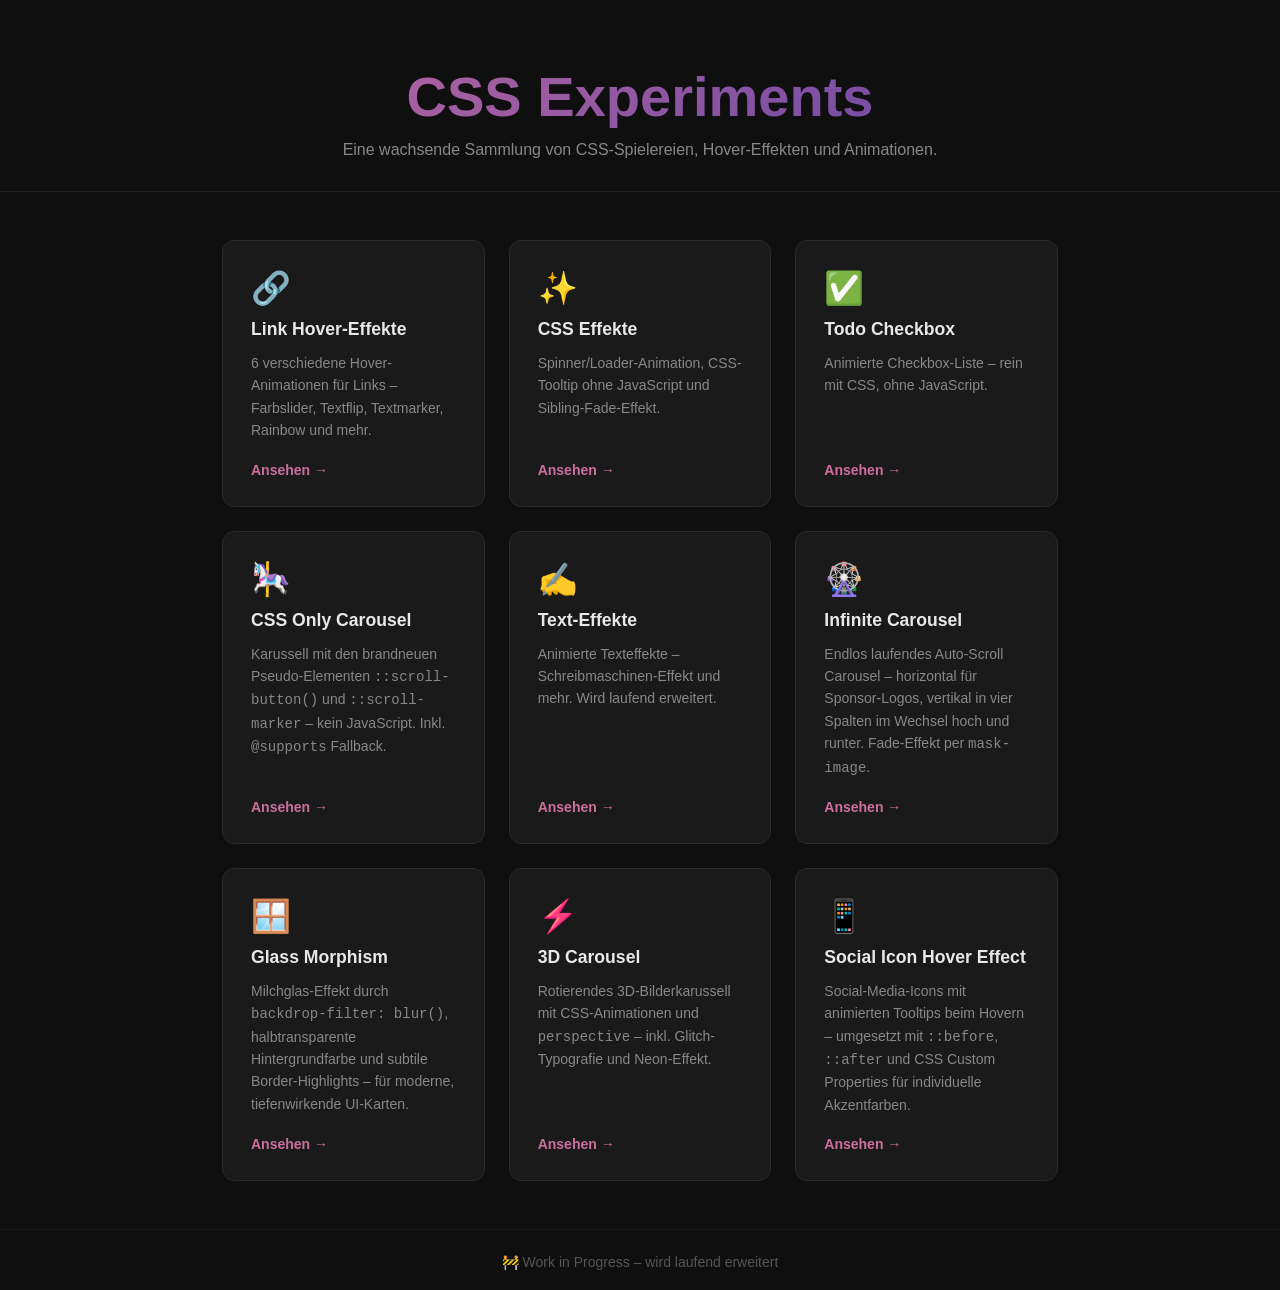
<file: index.html>
<!DOCTYPE html>
<html lang="de">
<head>
    <meta charset="UTF-8">
    <meta name="viewport" content="width=device-width, initial-scale=1.0">
    <title>CSS Experiments</title>
    <link rel="stylesheet" href="index.css">
</head>
<body>

    <header>
        <h1>CSS Experiments</h1>
        <p>Eine wachsende Sammlung von CSS-Spielereien, Hover-Effekten und Animationen.</p>
    </header>

    <main>
        <ul class="card-grid">

            <li class="card">
                <div class="card-icon">🔗</div>
                <h2>Link Hover-Effekte</h2>
                <p>6 verschiedene Hover-Animationen für Links – Farbslider, Textflip, Textmarker, Rainbow und mehr.</p>
                <a href="link-effects/index.html" class="card-link">Ansehen →</a>
            </li>

            <li class="card">
                <div class="card-icon">✨</div>
                <h2>CSS Effekte</h2>
                <p>Spinner/Loader-Animation, CSS-Tooltip ohne JavaScript und Sibling-Fade-Effekt.</p>
                <a href="effects/index.html" class="card-link">Ansehen →</a>
            </li>

            <li class="card">
                <div class="card-icon">✅</div>
                <h2>Todo Checkbox</h2>
                <p>Animierte Checkbox-Liste – rein mit CSS, ohne JavaScript.</p>
                <a href="todo/index.html" class="card-link">Ansehen →</a>
            </li>

            <li class="card">
                <div class="card-icon">🎠</div>
                <h2>CSS Only Carousel</h2>
                <p>Karussell mit den brandneuen Pseudo-Elementen <code>::scroll-button()</code> und <code>::scroll-marker</code> – kein JavaScript. Inkl. <code>@supports</code> Fallback.</p>
                <a href="carousel/index.html" class="card-link">Ansehen →</a>
            </li>

            <li class="card">
                <div class="card-icon">✍️</div>
                <h2>Text-Effekte</h2>
                <p>Animierte Texteffekte – Schreibmaschinen-Effekt und mehr. Wird laufend erweitert.</p>
                <a href="text-effekte/index.html" class="card-link">Ansehen →</a>
            </li>

            <li class="card">
                <div class="card-icon">🎡</div>
                <h2>Infinite Carousel</h2>
                <p>Endlos laufendes Auto-Scroll Carousel – horizontal für Sponsor-Logos, vertikal in vier Spalten im Wechsel hoch und runter. Fade-Effekt per <code>mask-image</code>.</p>
                <a href="infinite-carousel/index.html" class="card-link">Ansehen →</a>
            </li>
            <li class="card">
                 <div class="card-icon">🪟</div>
                <h2>Glass Morphism</h2>
                <p>Milchglas-Effekt durch <code>backdrop-filter: blur()</code>, halbtransparente Hintergrundfarbe und subtile Border-Highlights – für moderne, tiefenwirkende UI-Karten.</p>
                <a href="glass-effect/index.html" class="card-link">Ansehen →</a>
            </li>
            <li class="card">
                <div class="card-icon neon">⚡</div>
                <h2>3D Carousel</h2>
                <p>Rotierendes 3D-Bilderkarussell mit CSS-Animationen und <code>perspective</code> – inkl. Glitch-Typografie und Neon-Effekt.</p>
            <a href="3D-Carousel/index.html" class="card-link">Ansehen →</a>
            </li>
            <li class="card">
                <div class="card-icon">📱</div>
                <h2>Social Icon Hover Effect</h2>
                <p>Social-Media-Icons mit animierten Tooltips beim Hovern – umgesetzt mit <code>::before</code>, <code>::after</code> und CSS Custom Properties für individuelle Akzentfarben.</p>
                <a href="social-media/index.html" class="card-link">Ansehen →</a>
            </li>
        </ul>
    </main>

    <footer>
        <p>🚧 Work in Progress – wird laufend erweitert</p>
    </footer>

</body>
</html>
</file>
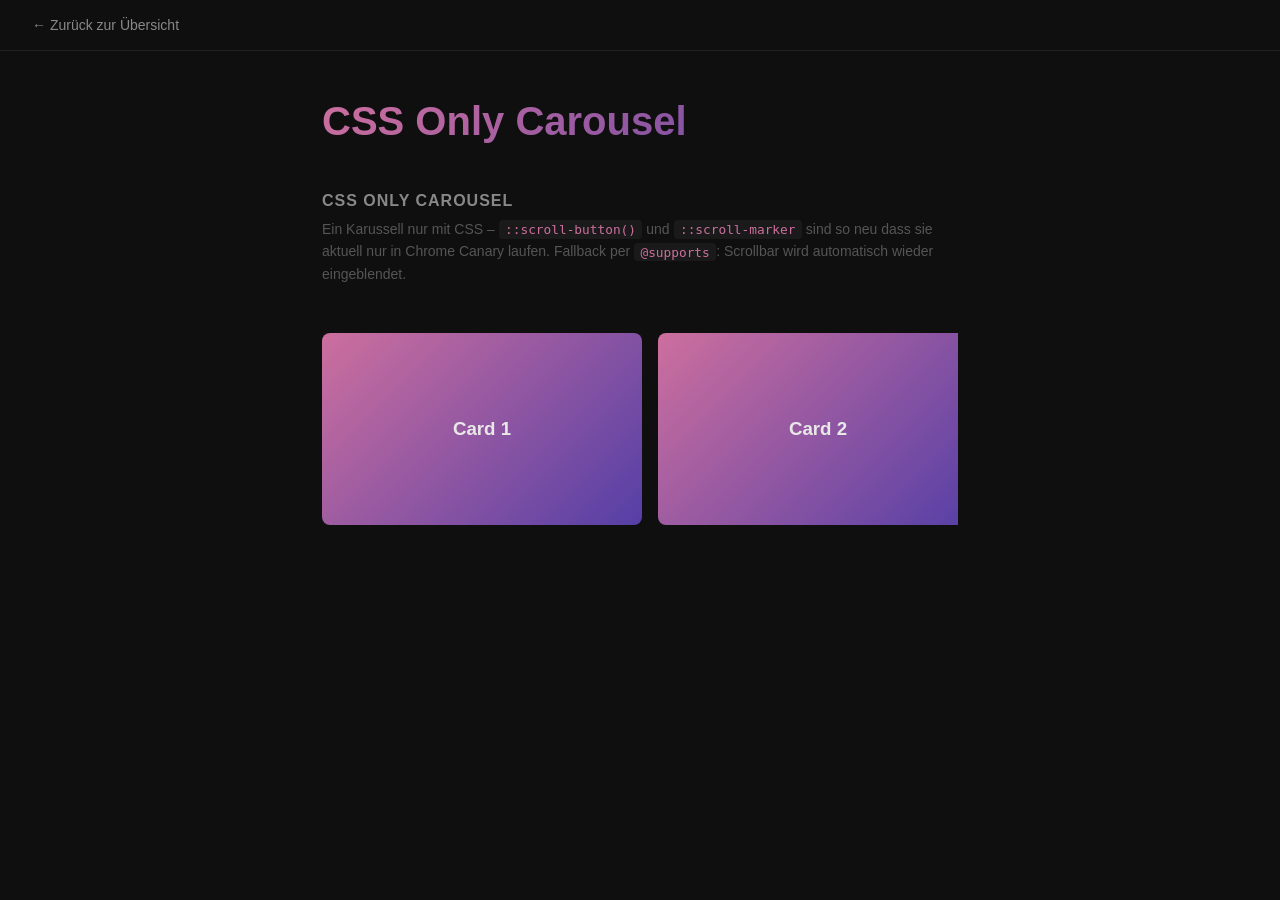
<file: carousel/index.html>
<!DOCTYPE html>
<html lang="de">
<head>
    <meta charset="UTF-8">
    <meta name="viewport" content="width=device-width, initial-scale=1.0">
    <title>CSS Only Carousel</title>
    <link rel="stylesheet" href="style.css">
</head>
<body>
 
    <nav>
        <a href="../index.html">← Zurück zur Übersicht</a>
    </nav>
 
    <main>
 
        <h1>CSS Only Carousel</h1>
 
        <section class="demo">
            <h2>CSS Only Carousel</h2>
            <p>Ein Karussell nur mit CSS – <code>::scroll-button()</code> und <code>::scroll-marker</code> sind so neu dass sie aktuell nur in Chrome Canary laufen. Fallback per <code>@supports</code>: Scrollbar wird automatisch wieder eingeblendet.</p>
 
            <div class="carousel">
                <div class="card"><h3>Card 1</h3></div>
                <div class="card"><h3>Card 2</h3></div> 
                <div class="card"><h3>Card 3</h3></div> 
                <div class="card"><h3>Card 4</h3></div> 
                <div class="card"><h3>Card 5</h3></div> 
                <div class="card"><h3>Card 6</h3></div> 
                <div class="card"><h3>Card 7</h3></div> 
                <div class="card"><h3>Card 8</h3></div> 
                <div class="card"><h3>Card 9</h3></div> 
                <div class="card"><h3>Card 10</h3></div> 
                <div class="card"><h3>Card 11</h3></div> 
                <div class="card"><h3>Card 12</h3></div> 
            </div>

        </section>
   
 
    </main>
 
</body>
</html>
</file>
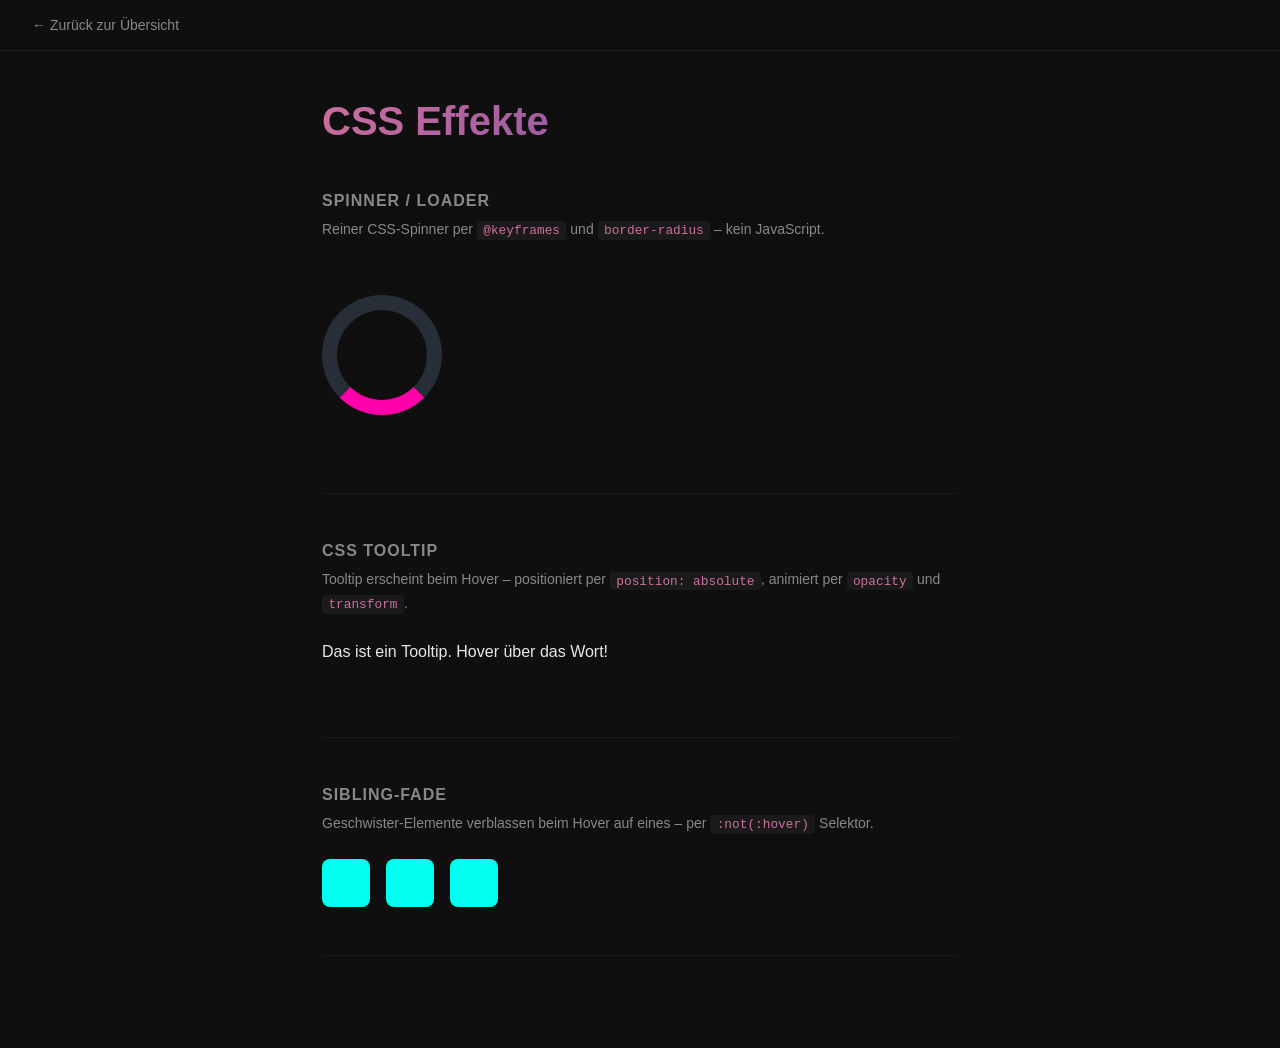
<file: effects/index.html>
<!DOCTYPE html>
<html lang="de">
<head>
    <meta charset="UTF-8">
    <meta name="viewport" content="width=device-width, initial-scale=1.0">
    <title>CSS Effekte – CSS Experiments</title>
    <link rel="stylesheet" href="style.css">
</head>
<body>

    <nav>
        <a href="../index.html">← Zurück zur Übersicht</a>
    </nav>

    <main>

        <h1>CSS Effekte</h1>

        <!-- Loader -->
        <section class="demo">
            <h2>Spinner / Loader</h2>
            <p>Reiner CSS-Spinner per <code>@keyframes</code> und <code>border-radius</code> – kein JavaScript.</p>
            <div class="loader-wrapper">
                <div class="loader"></div>
            </div>
        </section>

        <!-- Tooltip -->
        <section class="demo">
            <h2>CSS Tooltip</h2>
            <p>Tooltip erscheint beim Hover – positioniert per <code>position: absolute</code>, animiert per <code>opacity</code> und <code>transform</code>.</p>
            <p class="tooltip-demo">Das ist ein
                <span class="base">
                    <span class="content">Awesome</span>
                    Tooltip.
                </span>
                Hover über das Wort!
            </p>
        </section>

        <!-- Sibling Effekt -->
        <section class="demo">
            <h2>Sibling-Fade</h2>
            <p>Geschwister-Elemente verblassen beim Hover auf eines – per <code>:not(:hover)</code> Selektor.</p>
            <div class="boxes">
                <div class="box"></div>
                <div class="box"></div>
                <div class="box"></div>
            </div>
        </section>

    </main>

</body>
</html>
</file>
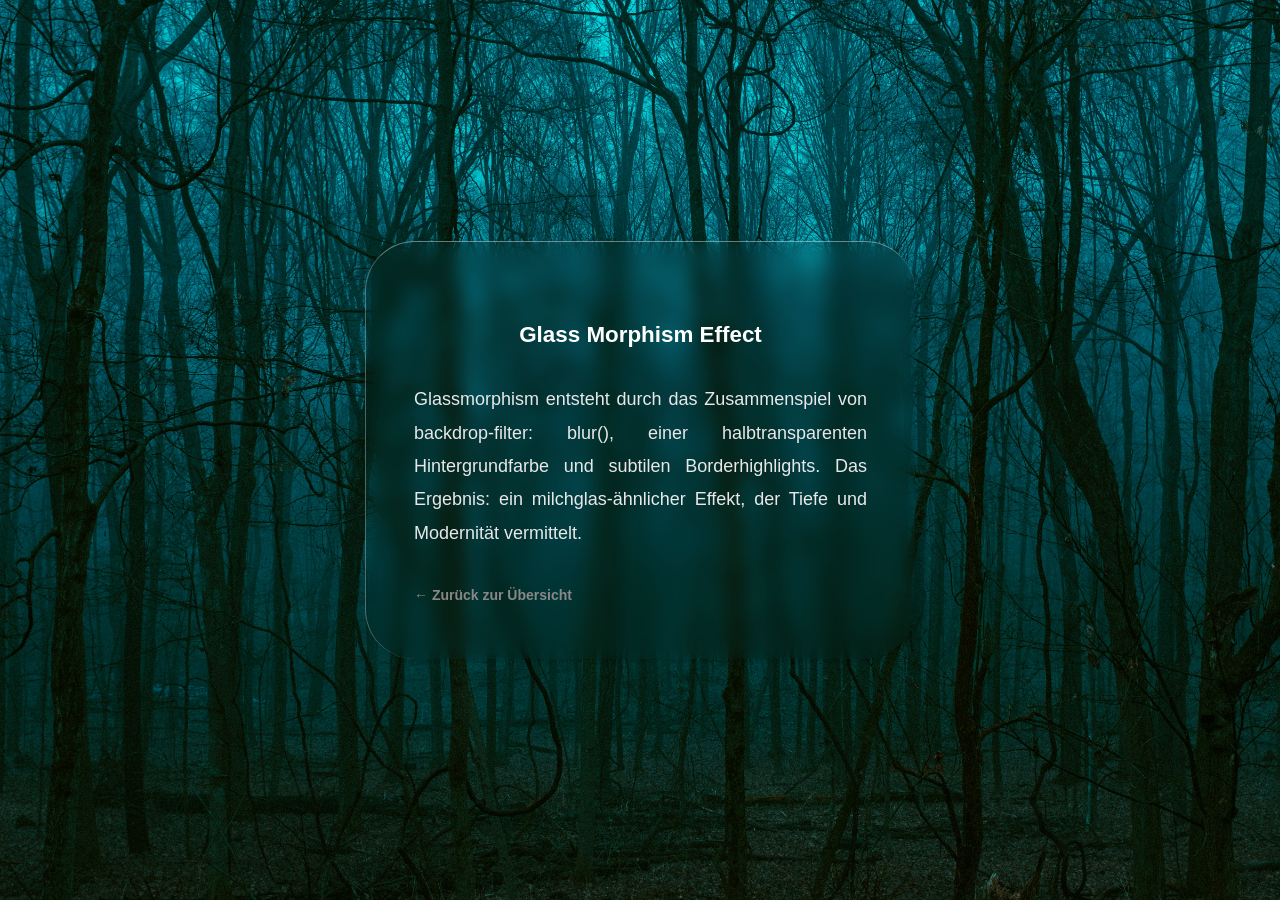
<file: glass-effect/index.html>
<!DOCTYPE html>
<html lang="de">
<head>
    <meta charset="UTF-8">
    <meta name="viewport" content="width=device-width, initial-scale=1.0">
    <title>Glass Morphism Effect</title>
    <link rel="stylesheet" href="css/style.css">
</head>
<body>
 

 
    <main>
 
        

          

            <div class="glass-container">

           <h2>Glass Morphism Effect</h2>
           <p>Glassmorphism entsteht durch das Zusammenspiel von backdrop-filter: blur(), 
einer halbtransparenten Hintergrundfarbe und subtilen Borderhighlights. 
Das Ergebnis: ein milchglas-ähnlicher Effekt, der Tiefe und Modernität vermittelt.</p>
               <nav>
        <a href="../index.html">← Zurück zur Übersicht</a>
    </nav>
            </div>

 
    </main>
 
</body>
</html>
</file>
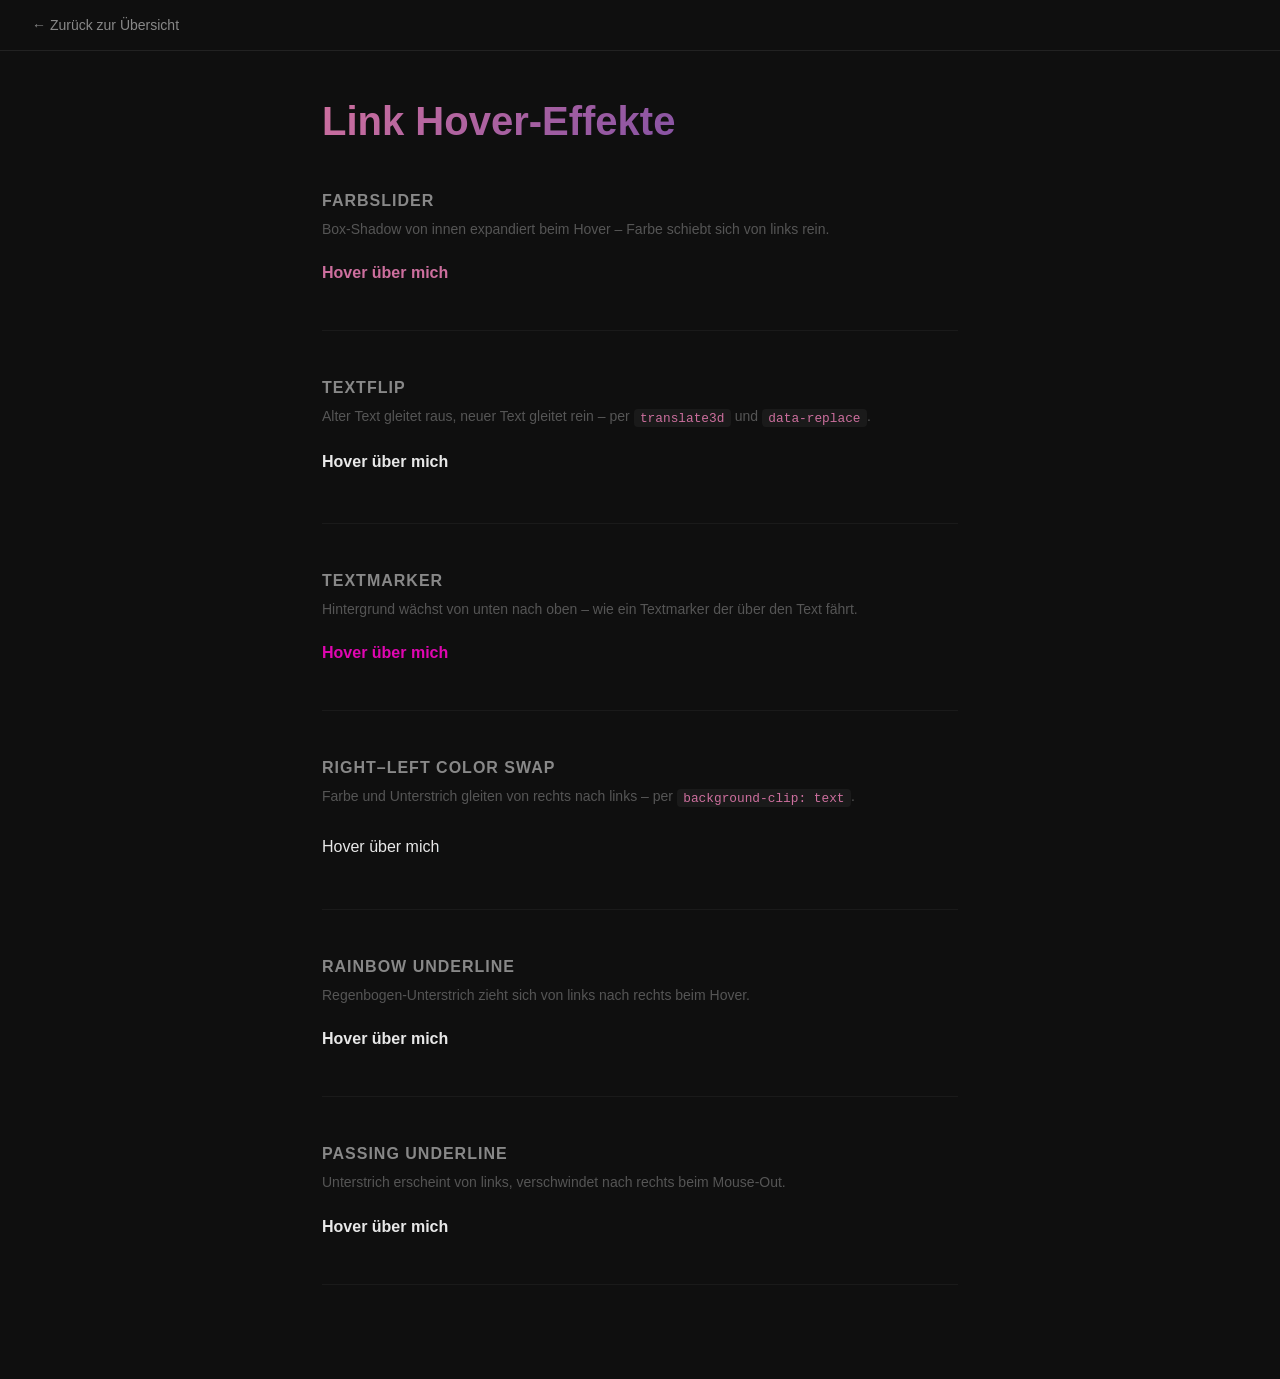
<file: link-effects/index.html>
<!DOCTYPE html>
<html lang="de">
<head>
    <meta charset="UTF-8">
    <meta name="viewport" content="width=device-width, initial-scale=1.0">
    <title>Link Hover-Effekte – CSS Experiments</title>
    <link rel="stylesheet" href="style.css">
</head>
<body>

    <nav>
        <a href="../index.html">← Zurück zur Übersicht</a>
    </nav>

    <main>

        <h1>Link Hover-Effekte</h1>

        <div class="demo">
            <h2>Farbslider</h2>
            <p>Box-Shadow von innen expandiert beim Hover – Farbe schiebt sich von links rein.</p>
            <a href="#" class="farbslider">Hover über mich</a>
        </div>

        <div class="demo">
            <h2>Textflip</h2>
            <p>Alter Text gleitet raus, neuer Text gleitet rein – per <code>translate3d</code> und <code>data-replace</code>.</p>
            <a href="#" class="textflip" data-replace="Ich bin der neue Text!">
                <span>Hover über mich</span>
            </a>
        </div>

        <div class="demo">
            <h2>Textmarker</h2>
            <p>Hintergrund wächst von unten nach oben – wie ein Textmarker der über den Text fährt.</p>
            <a href="#" class="textmarker">Hover über mich</a>
        </div>

        <div class="demo">
            <h2>Right–Left Color Swap</h2>
            <p>Farbe und Unterstrich gleiten von rechts nach links – per <code>background-clip: text</code>.</p>
            <a href="#" class="rightleft_swap">Hover über mich</a>
        </div>

        <div class="demo">
            <h2>Rainbow Underline</h2>
            <p>Regenbogen-Unterstrich zieht sich von links nach rechts beim Hover.</p>
            <a href="#" class="rainbow">Hover über mich</a>
        </div>

        <div class="demo">
            <h2>Passing Underline</h2>
            <p>Unterstrich erscheint von links, verschwindet nach rechts beim Mouse-Out.</p>
            <a href="#" class="passing_underline">Hover über mich</a>
        </div>

    </main>

</body>
</html>
</file>
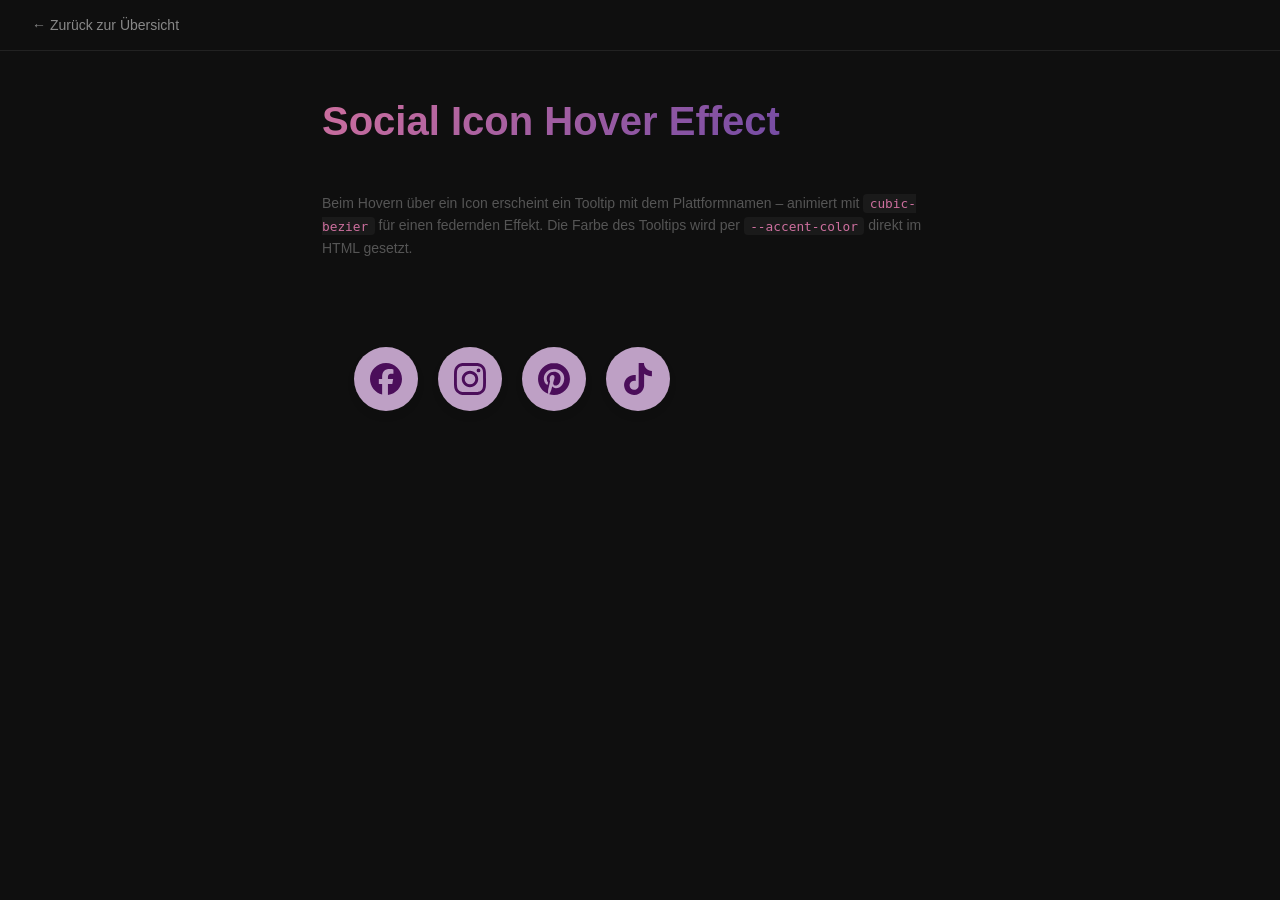
<file: social-media/index.html>
<!DOCTYPE html>
<html lang="de">
<head>
    <meta charset="UTF-8">
    <meta name="viewport" content="width=device-width, initial-scale=1.0">
    <title>Social Icon Hover Effect</title>
    <link rel="stylesheet" href="css/style.css">
</head>
<body>
 
    <nav>
        <a href="../index.html">← Zurück zur Übersicht</a>
    </nav>
 
    <main>
 
        <h1>Social Icon Hover Effect</h1>
 
        
        <section class="demo">
            <p>Beim Hovern über ein Icon erscheint ein Tooltip mit dem Plattformnamen –
animiert mit <code>cubic-bezier</code> für einen federnden Effekt.
Die Farbe des Tooltips wird per <code>--accent-color</code> direkt im HTML gesetzt.</p>
 
            

            <div class="socials-container">
                <a data-social="Facebook" style="--accent-color: blue" href="#"><svg role="img" viewBox="0 0 24 24" xmlns="http://www.w3.org/2000/svg"><title>Facebook</title><path d="M9.101 23.691v-7.98H6.627v-3.667h2.474v-1.58c0-4.085 1.848-5.978 5.858-5.978.401 0 .955.042 1.468.103a8.68 8.68 0 0 1 1.141.195v3.325a8.623 8.623 0 0 0-.653-.036 26.805 26.805 0 0 0-.733-.009c-.707 0-1.259.096-1.675.309a1.686 1.686 0 0 0-.679.622c-.258.42-.374.995-.374 1.752v1.297h3.919l-.386 2.103-.287 1.564h-3.246v8.245C19.396 23.238 24 18.179 24 12.044c0-6.627-5.373-12-12-12s-12 5.373-12 12c0 5.628 3.874 10.35 9.101 11.647Z"/></svg></a>
                <a data-social="Instagram" style="--accent-color: magenta" href="#"><svg role="img" viewBox="0 0 24 24" xmlns="http://www.w3.org/2000/svg"><title>Instagram</title><path d="M7.0301.084c-1.2768.0602-2.1487.264-2.911.5634-.7888.3075-1.4575.72-2.1228 1.3877-.6652.6677-1.075 1.3368-1.3802 2.127-.2954.7638-.4956 1.6365-.552 2.914-.0564 1.2775-.0689 1.6882-.0626 4.947.0062 3.2586.0206 3.6671.0825 4.9473.061 1.2765.264 2.1482.5635 2.9107.308.7889.72 1.4573 1.388 2.1228.6679.6655 1.3365 1.0743 2.1285 1.38.7632.295 1.6361.4961 2.9134.552 1.2773.056 1.6884.069 4.9462.0627 3.2578-.0062 3.668-.0207 4.9478-.0814 1.28-.0607 2.147-.2652 2.9098-.5633.7889-.3086 1.4578-.72 2.1228-1.3881.665-.6682 1.0745-1.3378 1.3795-2.1284.2957-.7632.4966-1.636.552-2.9124.056-1.2809.0692-1.6898.063-4.948-.0063-3.2583-.021-3.6668-.0817-4.9465-.0607-1.2797-.264-2.1487-.5633-2.9117-.3084-.7889-.72-1.4568-1.3876-2.1228C21.2982 1.33 20.628.9208 19.8378.6165 19.074.321 18.2017.1197 16.9244.0645 15.6471.0093 15.236-.005 11.977.0014 8.718.0076 8.31.0215 7.0301.0839m.1402 21.6932c-1.17-.0509-1.8053-.2453-2.2287-.408-.5606-.216-.96-.4771-1.3819-.895-.422-.4178-.6811-.8186-.9-1.378-.1644-.4234-.3624-1.058-.4171-2.228-.0595-1.2645-.072-1.6442-.079-4.848-.007-3.2037.0053-3.583.0607-4.848.05-1.169.2456-1.805.408-2.2282.216-.5613.4762-.96.895-1.3816.4188-.4217.8184-.6814 1.3783-.9003.423-.1651 1.0575-.3614 2.227-.4171 1.2655-.06 1.6447-.072 4.848-.079 3.2033-.007 3.5835.005 4.8495.0608 1.169.0508 1.8053.2445 2.228.408.5608.216.96.4754 1.3816.895.4217.4194.6816.8176.9005 1.3787.1653.4217.3617 1.056.4169 2.2263.0602 1.2655.0739 1.645.0796 4.848.0058 3.203-.0055 3.5834-.061 4.848-.051 1.17-.245 1.8055-.408 2.2294-.216.5604-.4763.96-.8954 1.3814-.419.4215-.8181.6811-1.3783.9-.4224.1649-1.0577.3617-2.2262.4174-1.2656.0595-1.6448.072-4.8493.079-3.2045.007-3.5825-.006-4.848-.0608M16.953 5.5864A1.44 1.44 0 1 0 18.39 4.144a1.44 1.44 0 0 0-1.437 1.4424M5.8385 12.012c.0067 3.4032 2.7706 6.1557 6.173 6.1493 3.4026-.0065 6.157-2.7701 6.1506-6.1733-.0065-3.4032-2.771-6.1565-6.174-6.1498-3.403.0067-6.156 2.771-6.1496 6.1738M8 12.0077a4 4 0 1 1 4.008 3.9921A3.9996 3.9996 0 0 1 8 12.0077"/></svg></a>
                <a data-social="Pinterest"  style="--accent-color: red"href="#"><svg role="img" viewBox="0 0 24 24" xmlns="http://www.w3.org/2000/svg"><title>Pinterest</title><path d="M12.017 0C5.396 0 .029 5.367.029 11.987c0 5.079 3.158 9.417 7.618 11.162-.105-.949-.199-2.403.041-3.439.219-.937 1.406-5.957 1.406-5.957s-.359-.72-.359-1.781c0-1.663.967-2.911 2.168-2.911 1.024 0 1.518.769 1.518 1.688 0 1.029-.653 2.567-.992 3.992-.285 1.193.6 2.165 1.775 2.165 2.128 0 3.768-2.245 3.768-5.487 0-2.861-2.063-4.869-5.008-4.869-3.41 0-5.409 2.562-5.409 5.199 0 1.033.394 2.143.889 2.741.099.12.112.225.085.345-.09.375-.293 1.199-.334 1.363-.053.225-.172.271-.401.165-1.495-.69-2.433-2.878-2.433-4.646 0-3.776 2.748-7.252 7.92-7.252 4.158 0 7.392 2.967 7.392 6.923 0 4.135-2.607 7.462-6.233 7.462-1.214 0-2.354-.629-2.758-1.379l-.749 2.848c-.269 1.045-1.004 2.352-1.498 3.146 1.123.345 2.306.535 3.55.535 6.607 0 11.985-5.365 11.985-11.987C23.97 5.39 18.592.026 11.985.026L12.017 0z"/></svg></a>
                <a data-social="TikTok"  style="--accent-color: #38142a"href="#"><svg role="img" viewBox="0 0 24 24" xmlns="http://www.w3.org/2000/svg"><title>TikTok</title><path d="M12.525.02c1.31-.02 2.61-.01 3.91-.02.08 1.53.63 3.09 1.75 4.17 1.12 1.11 2.7 1.62 4.24 1.79v4.03c-1.44-.05-2.89-.35-4.2-.97-.57-.26-1.1-.59-1.62-.93-.01 2.92.01 5.84-.02 8.75-.08 1.4-.54 2.79-1.35 3.94-1.31 1.92-3.58 3.17-5.91 3.21-1.43.08-2.86-.31-4.08-1.03-2.02-1.19-3.44-3.37-3.65-5.71-.02-.5-.03-1-.01-1.49.18-1.9 1.12-3.72 2.58-4.96 1.66-1.44 3.98-2.13 6.15-1.72.02 1.48-.04 2.96-.04 4.44-.99-.32-2.15-.23-3.02.37-.63.41-1.11 1.04-1.36 1.75-.21.51-.15 1.07-.14 1.61.24 1.64 1.82 3.02 3.5 2.87 1.12-.01 2.19-.66 2.77-1.61.19-.33.4-.67.41-1.06.1-1.79.06-3.57.07-5.36.01-4.03-.01-8.05.02-12.07z"/></svg></a>
            </div>




 
        </section>
      
 
    </main>
 
</body>
</html>
</file>
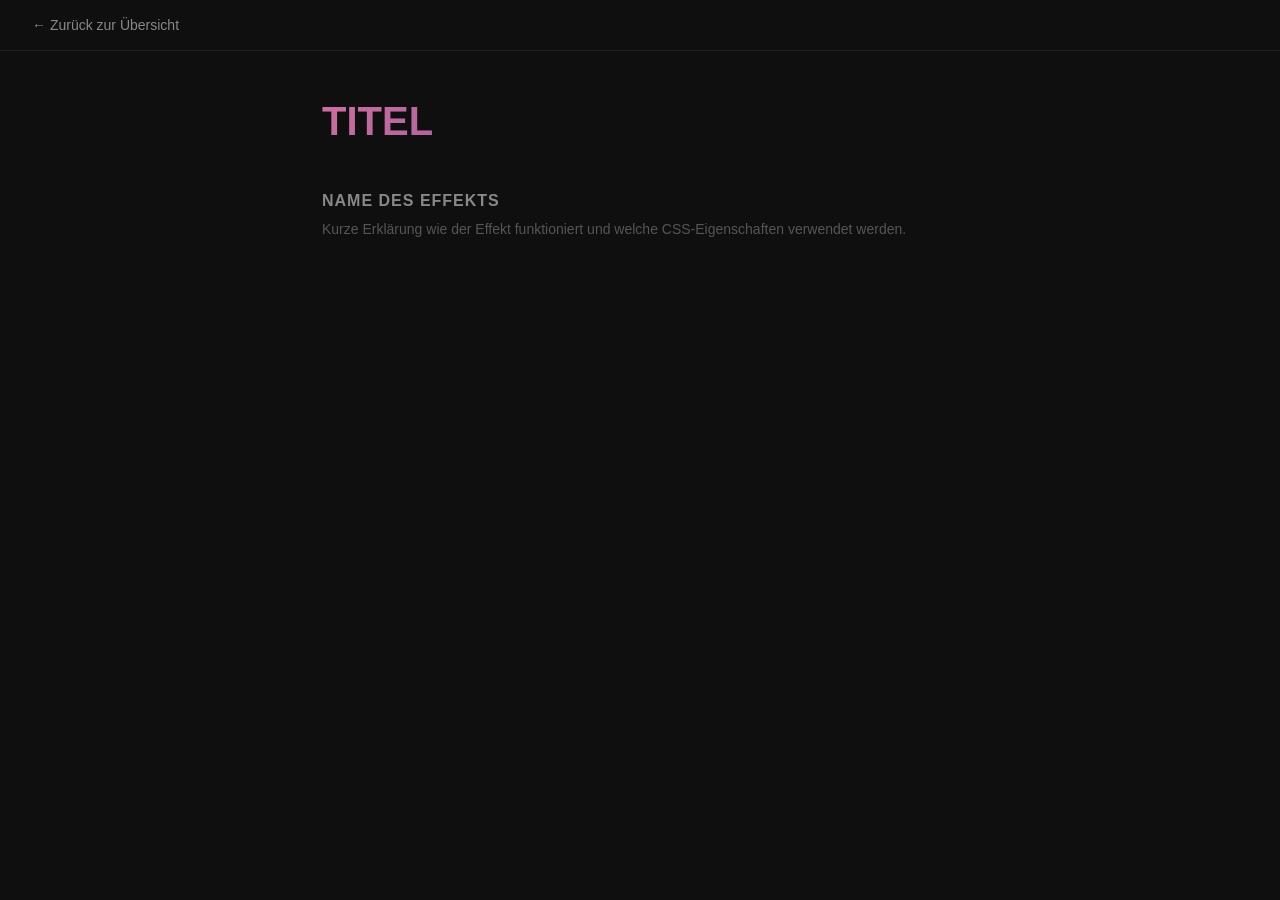
<file: template/index.html>
<!DOCTYPE html>
<html lang="de">
<head>
    <meta charset="UTF-8">
    <meta name="viewport" content="width=device-width, initial-scale=1.0">
    <title>TITEL – CSS Experiments</title>
    <link rel="stylesheet" href="style.css">
</head>
<body>
 
    <nav>
        <a href="../index.html">← Zurück zur Übersicht</a>
    </nav>
 
    <main>
 
        <h1>TITEL</h1>
 
        <!-- DEMO BLOCK – kopieren und anpassen -->
        <section class="demo">
            <h2>Name des Effekts</h2>
            <p>Kurze Erklärung wie der Effekt funktioniert und welche CSS-Eigenschaften verwendet werden.</p>
 
            <!-- DEIN EXPERIMENT HIER -->
 
        </section>
        <!-- ENDE DEMO BLOCK -->
 
    </main>
 
</body>
</html>
</file>
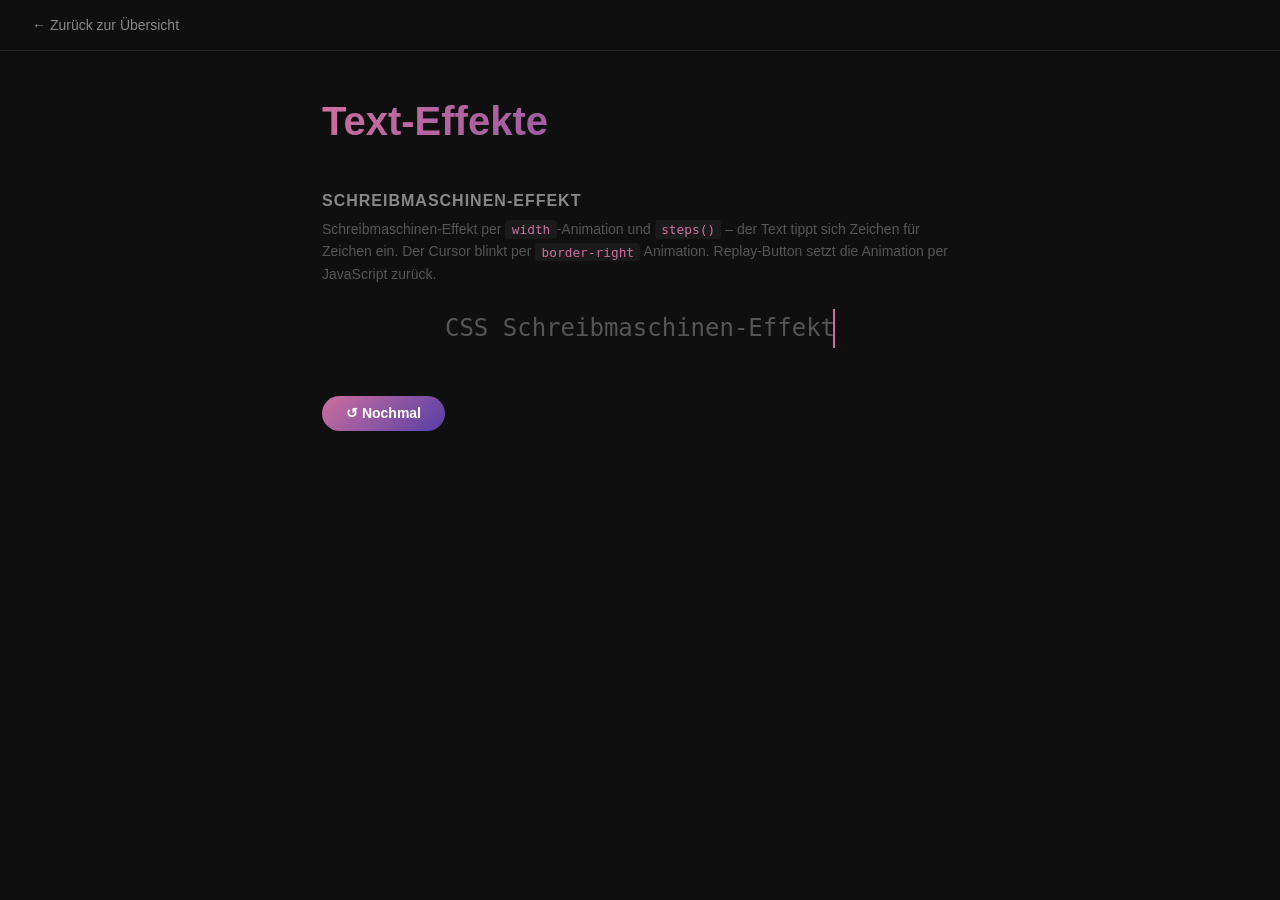
<file: text-effekte/index.html>
<!DOCTYPE html>
<html lang="de">
<head>
    <meta charset="UTF-8">
    <meta name="viewport" content="width=device-width, initial-scale=1.0">
    <title>CSS Text-Effekte</title>
    <link rel="stylesheet" href="style.css">
</head>
<body>
 
    <nav>
        <a href="../index.html">← Zurück zur Übersicht</a>
    </nav>
 
    <main>
 
        <h1>Text-Effekte</h1>
 
   
        <section class="demo">
            <h2>Schreibmaschinen-Effekt</h2>
            <p>Schreibmaschinen-Effekt per <code>width</code>-Animation und <code>steps()</code> – der Text tippt sich Zeichen für Zeichen ein. Der Cursor blinkt per <code>border-right</code> Animation. Replay-Button setzt die Animation per JavaScript zurück.</p>
 

            <div class="typewriter">
                <p id="typewriter-text">CSS Schreibmaschinen-Effekt</p>
            </div>
        <button class="replay-btn" onclick="replay()">↺ Nochmal</button>





 
        </section>
   
    </main>
 



<script>
    function replay() {
        const el = document.getElementById('typewriter-text');
        el.style.animation = 'none';
        el.offsetHeight; // Browser-Reflow erzwingen
        el.style.animation = 'typing 3s steps(27) forwards, blink 1s step-end infinite';
    }
</script>
</body>
</html>
</file>
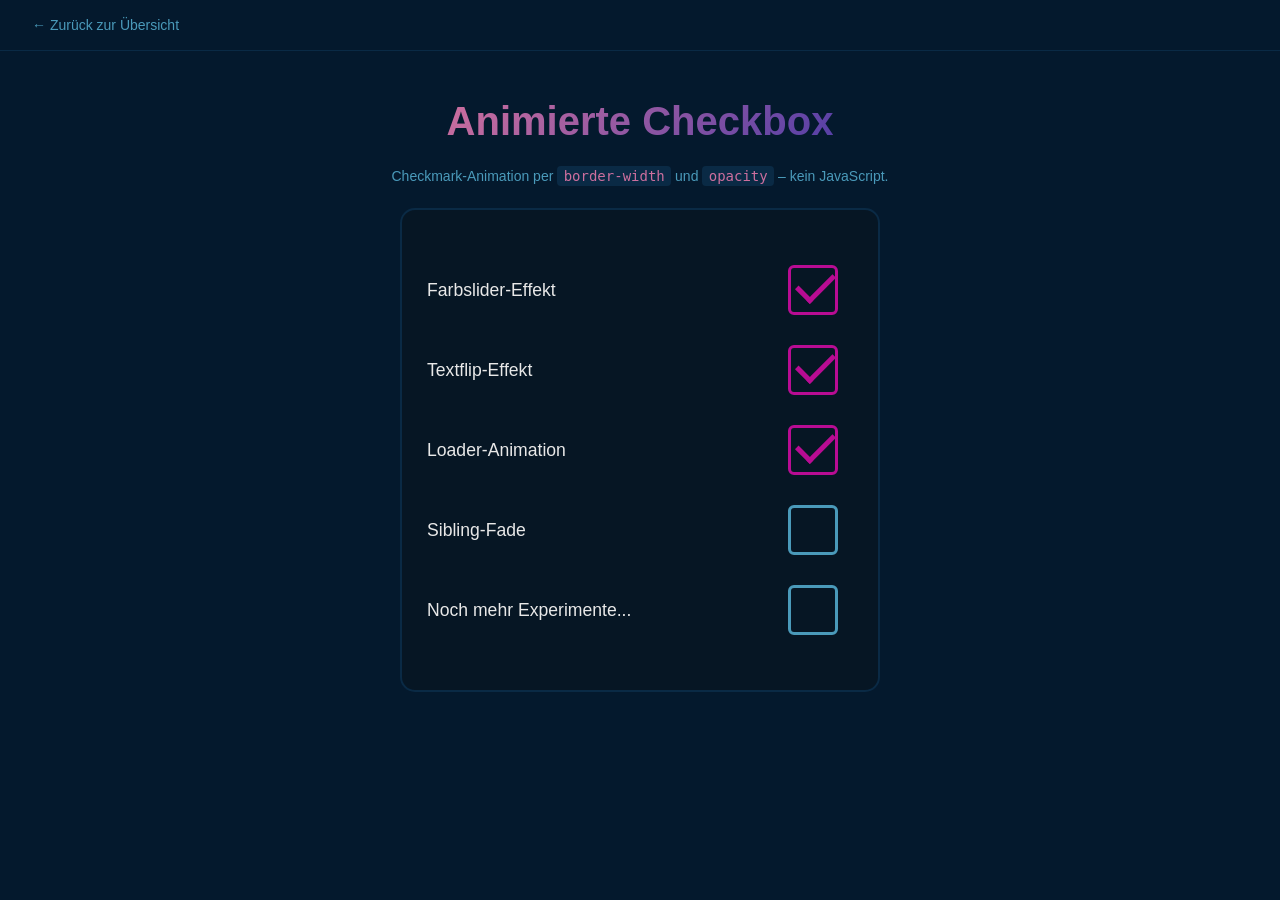
<file: todo/index.html>
<!DOCTYPE html>
<html lang="de">
<head>
    <meta charset="UTF-8">
    <meta name="viewport" content="width=device-width, initial-scale=1.0">
    <title>Todo Checkbox – CSS Experiments</title>
    <link rel="stylesheet" href="style.css">
</head>
<body>

    <nav>
        <a href="../index.html">← Zurück zur Übersicht</a>
    </nav>

    <main>
        <h1>Animierte Checkbox</h1>
        <p class="intro">Checkmark-Animation per <code>border-width</code> und <code>opacity</code> – kein JavaScript.</p>

        <div class="todolist">
            <div class="todolist_container">

                <div class="todolist_row">
                    <p>Farbslider-Effekt</p>
                    <label class="todo_label">
                        <input class="todo_input" type="checkbox" checked>
                        <span class="todo_text"></span>
                    </label>
                </div>

                <div class="todolist_row">
                    <p>Textflip-Effekt</p>
                    <label class="todo_label">
                        <input class="todo_input" type="checkbox" checked>
                        <span class="todo_text"></span>
                    </label>
                </div>

                <div class="todolist_row">
                    <p>Loader-Animation</p>
                    <label class="todo_label">
                        <input class="todo_input" type="checkbox" checked>
                        <span class="todo_text"></span>
                    </label>
                </div>

                <div class="todolist_row">
                    <p>Sibling-Fade</p>
                    <label class="todo_label">
                        <input class="todo_input" type="checkbox">
                        <span class="todo_text"></span>
                    </label>
                </div>

                <div class="todolist_row">
                    <p>Noch mehr Experimente...</p>
                    <label class="todo_label">
                        <input class="todo_input" type="checkbox">
                        <span class="todo_text"></span>
                    </label>
                </div>

            </div>
        </div>
    </main>

</body>
</html>
</file>
<file: index.css>
@charset "UTF-8";

* {
    margin: 0;
    box-sizing: border-box;
}

html {
    font-size: 100%;
    scroll-behavior: smooth;
}

body {
    font-family: Arial, Helvetica, sans-serif;
    background-color: #0f0f0f;
    color: #e8e8e8;
    min-height: 100vh;
    display: flex;
    flex-direction: column;
}

/* -------------- */
/* Header */
/* -------------- */

header {
    padding: 4rem 2rem 2rem;
    text-align: center;
    border-bottom: 1px solid #222;
}

header h1 {
    font-size: clamp(2rem, 5vw, 3.5rem);
    margin-bottom: 0.75rem;
    background: linear-gradient(135deg, #cd6f9e, #553fa6);
    background-clip: text;
    -webkit-background-clip: text;
    -webkit-text-fill-color: transparent;
}

header p {
    font-size: 1rem;
    color: #888;
}

/* -------------- */
/* Main */
/* -------------- */

main {
    flex: 1;
    padding: 3rem 2rem;
    max-width: 900px;
    margin: 0 auto;
    width: 100%;
}

/* -------------- */
/* Card Grid */
/* -------------- */

.card-grid {
    list-style: none;
    padding: 0;
    display: grid;
    grid-template-columns: repeat(auto-fill, minmax(240px, 1fr));
    gap: 1.5rem;
}

.card {
    background-color: #1a1a1a;
    border: 1px solid #2a2a2a;
    border-radius: 12px;
    padding: 1.75rem;
    display: flex;
    flex-direction: column;
    gap: 0.75rem;
    transition: border-color 0.3s ease, transform 0.3s ease;
}

.card:hover {
    border-color: #553fa6;
    transform: translateY(-4px);
}

.card-icon {
    font-size: 2rem;
}

.card-icon.neon {
    filter: hue-rotate(300deg) saturate(5);
}

.card h2 {
    font-size: 1.1rem;
    color: #e8e8e8;
}

.card p {
    font-size: 0.875rem;
    color: #888;
    line-height: 1.6;
    flex: 1;
}

.card-link {
    display: inline-block;
    margin-top: 0.5rem;
    color: #cd6f9e;
    text-decoration: none;
    font-weight: 700;
    font-size: 0.875rem;
    transition: color 0.3s ease;
}

.card-link:hover {
    color: #553fa6;
}

/* -------------- */
/* Footer */
/* -------------- */

footer {
    text-align: center;
    padding: 1.5rem;
    color: #555;
    font-size: 0.875rem;
    border-top: 1px solid #1a1a1a;
}
</file>
<file: carousel/style.css>
@charset "UTF-8";

/* ================================ */
    /* Allgemein */
/* ================================ */

* {
    margin: 0;
    box-sizing: border-box;
}

html {
    font-size: 100%;
    scroll-behavior: smooth;
}

body {
    font-family: Arial, Helvetica, sans-serif;
    background-color: #0f0f0f;
    color: #e8e8e8;
    min-height: 100vh;
}








/* ================================ */
            /* Nav */
/* ================================ */

nav {
    padding: 1rem 2rem;
    border-bottom: 1px solid #222;
}

nav a {
    color: #888;
    text-decoration: none;
    font-size: 0.875rem;
    transition: color 0.3s ease;
}

nav a:hover {
    color: #e8e8e8;
}








/* ================================ */
            /* Main */
/* ================================ */

main {
    max-width: 700px;
    margin: 0 auto;
    padding: 3rem 2rem;
}

main h1 {
    font-size: clamp(1.5rem, 4vw, 2.5rem);
    margin-bottom: 3rem;
    background: linear-gradient(135deg, #cd6f9e, #553fa6);
    background-clip: text;
    -webkit-background-clip: text;
    -webkit-text-fill-color: transparent;
}






/* ================================ */
        /*  Block     */
/* ================================ */

.demo {
    margin-bottom: 3rem;
    padding-bottom: 3rem;
    border-bottom: 1px solid #1a1a1a;
}

.demo:last-child {
    border-bottom: none;
}

.demo h2 {
    font-size: 1rem;
    color: #888;
    margin-bottom: 0.5rem;
    text-transform: uppercase;
    letter-spacing: 1px;
}

.demo p {
    font-size: 0.875rem;
    color: #555;
    margin-bottom: 1.5rem;
    line-height: 1.6;
}

/* Inline Code in Beschreibungen */
.demo p code {
    background: #1a1a1a;
    padding: 0.1rem 0.4rem;
    border-radius: 4px;
    font-size: 0.8rem;
    color: #cd6f9e;
}













/* ================================ */
            /* Carousel  */
/* ================================ */

.carousel {
    width: 100%;
    overflow-x: auto;
    margin: 3em auto;
    display: flex;
    gap: 1em;
    scroll-behavior: smooth;
    anchor-name: --carousel;
    scroll-snap-type: x mandatory;
    scroll-marker-group: after;
}

.carousel::scroll-marker-group {
    display: flex;
    justify-content: center;
    gap: .5em;
    height: 2em;
    align-items: center;
    margin-top: .5em;
}

.card::scroll-marker {
    content: '';
    height: 1em;
    width: 1em;
    background-color: #cd6f9e;
    border-radius: 50%;
    opacity: 0.4;
}

.card::scroll-marker:target-current {
    background-color: #cd6f9e;
    opacity: 1;
    outline: 2px solid white;
    outline-offset: 2px;
}



/*Scroll-Bar entfernen*/
.carousel::-webkit-scrollbar {
    display: none;
}

/*Fallback für ältere Browser: Scroll-Bar da*/
@supports not (selector(::scroll-button(right))) {
    /* Fallback-Styles hier – z.B. Scrollbar wieder einblenden */
    .carousel::-webkit-scrollbar {
        display: block;
    }
}


/*neues Pseudoelement Scroll-Button*/
.carousel::scroll-button(right), 
.carousel::scroll-button(left) {
    content: "→";
    border: none;
    background: linear-gradient(135deg, #cd6f9e, #553fa6);
    font-size: 3rem;
    color: white;
    height: 60px;
    width: 60px;
    border-radius: 50%;
    padding-bottom: .1em;
    cursor: pointer;
    position: fixed;
    position-anchor: --carousel;
    position-area: right center;
    translate: -50%;
    box-shadow: 0 4px 20px rgba(0, 0, 0, 0.4);

}

.carousel::scroll-button(left) {
    content: "←";
    position-area: left center;
    translate: 50%;
}


/*Disabled Status*/
.carousel::scroll-button(right):disabled, 
.carousel::scroll-button(left):disabled {
    opacity: .5;
    cursor: auto;
}



.card {
    scroll-snap-align: start;
    flex: 0 0 20em;
    aspect-ratio: 5 / 3; 
    background: linear-gradient(135deg, #cd6f9e, #553fa6);
    padding: 1em;
    border-radius: .5em;
    text-align: center;
    align-content: center;
}













/* ================================ */
            /*Responsive*/
/* ================================ */


@media(max-width: 500px) {
    .card {
        flex: 0 0 100%;
    }
}
</file>
<file: effects/style.css>
@charset "UTF-8";

* {
    margin: 0;
    box-sizing: border-box;
}

html {
    font-size: 100%;
    scroll-behavior: smooth;
}

body {
    font-family: Arial, Helvetica, sans-serif;
    background-color: #0f0f0f;
    color: #e8e8e8;
    min-height: 100vh;
}

/* -------------- */
/* Nav */
/* -------------- */

nav {
    padding: 1rem 2rem;
    border-bottom: 1px solid #222;
}

nav a {
    color: #888;
    text-decoration: none;
    font-size: 0.875rem;
    transition: color 0.3s ease;
}

nav a:hover {
    color: #e8e8e8;
}

/* -------------- */
/* Main */
/* -------------- */

main {
    max-width: 700px;
    margin: 0 auto;
    padding: 3rem 2rem;
}

main h1 {
    font-size: clamp(1.5rem, 4vw, 2.5rem);
    margin-bottom: 3rem;
    background: linear-gradient(135deg, #cd6f9e, #553fa6);
    background-clip: text;
    -webkit-background-clip: text;
    -webkit-text-fill-color: transparent;
}

.demo {
    margin-bottom: 3rem;
    padding-bottom: 3rem;
    border-bottom: 1px solid #1a1a1a;
}

.demo h2 {
    font-size: 1rem;
    color: #888;
    margin-bottom: 0.5rem;
    text-transform: uppercase;
    letter-spacing: 1px;
}

.demo p {
    font-size: 0.875rem;
    color: #888;
    margin-bottom: 1.5rem;
    line-height: 1.6;
}

.demo p code {
    background: #1a1a1a;
    padding: 0.1rem 0.4rem;
    border-radius: 4px;
    font-size: 0.8rem;
    color: #cd6f9e;
}

/* -------------- */
/* Loader */
/* -------------- */

.loader-wrapper {
    display: flex;
    align-items: center;
    justify-content: flex-start;
    height: 180px;
}

.loader {
    border: 15px solid #272E38;
    width: 120px;
    height: 120px;
    border-bottom: 15px solid #ff00aa;
    border-radius: 50%;
    animation: spin linear 1s infinite;
}

@keyframes spin {
    0%   { rotate: 0deg; }
    100% { rotate: 360deg; }
}

/* -------------- */
/* Tooltip */
/* -------------- */

.tooltip-demo {
    color: #e8e8e8 !important;
    font-size: 1rem !important;
}

.base {
    display: inline-block;
    position: relative;
    cursor: default;
}

.base:hover .content {
    transform: translate(-50%, -110%);
    opacity: 1;
}

.content {
    position: absolute;
    top: 0;
    left: 50%;
    transform: translate(-50%, -60%);
    pointer-events: none;
    background-color: #00FFF1;
    color: #0C1016;
    border-radius: 0.3rem;
    padding: 0.3rem 0.6rem;
    transition: all 150ms;
    opacity: 0;
    white-space: nowrap;
    font-weight: 700;
    font-size: 0.875rem;
}

/* -------------- */
/* Sibling-Fade */
/* -------------- */

.boxes {
    display: flex;
    flex-direction: row;
    gap: 1rem;
}

.box {
    width: 3rem;
    height: 3rem;
    background-color: #00fff1;
    border-radius: 0.5rem;
    transition: opacity 150ms;
    cursor: pointer;
}

.boxes:hover > :not(:hover) {
    opacity: 0.2;
}
</file>
<file: glass-effect/css/style.css>
@charset "UTF-8";

/* ================================ */
/* CSS Experiments – Glass Morphism */
/* ================================ */

/* ---- CSS Custom Properties ---- */
:root {
    --glass-bg:         rgba(34, 34, 34, 0.04);
    --glass-blur:       blur(10px);
    --glass-border-t:   rgba(255, 255, 255, 0.4);
    --glass-border-l:   rgba(255, 255, 255, 0.3);
    --glass-shadow:     rgba(0, 0, 0, 0.089);
    --color-text:       #e8e8e8;
    --color-muted:      #888;
    --font-ui:          'Segoe UI', Tahoma, Geneva, Verdana, sans-serif;
}

/* ---- Reset ---- */
*,
*::before,
*::after {
    margin: 0;
    box-sizing: border-box;
}

/* ---- Base ---- */
html {
    font-size: 100%;
    height: 100%;
    scroll-behavior: smooth;
}

body {
    font-family: Arial, Helvetica, sans-serif;
    font-weight: bold;
    color: var(--color-text);
    min-height: 100vh;

    background-image: url("../images/background-forest.jpg");
    background-repeat: no-repeat;
    background-size: cover;
    background-attachment: fixed;
    background-position: center;
    /* Fallback falls Bild fehlt */
    background-color: #0f0f0f;

    display: flex;
    justify-content: center;
    align-items: center;
}

/* ---- Nav ---- */
nav {
    padding: 1rem 2rem;
    border-bottom: 1px solid #222;
    width: 100%;
}

nav a {
    color: var(--color-muted);
    text-decoration: none;
    font-size: 0.875rem;
    transition: color 0.3s ease;
}

nav a:hover {
    color: var(--color-text);
}

/* ---- Main ---- */
main {
    max-width: 700px;
    width: 100%;
    margin: 0 auto;
    padding: clamp(1.5rem, 5vw, 3rem) clamp(1rem, 4vw, 2rem);

    display: flex;
    justify-content: center;
    align-items: center;
}

main h1 {
    font-size: clamp(1.5rem, 4vw, 2.5rem);
    margin-bottom: 3rem;
    background: linear-gradient(135deg, #cd6f9e, #553fa6);
    background-clip: text;
    -webkit-background-clip: text;
    -webkit-text-fill-color: transparent;
}

/* ---- Glass Card ---- */
.glass-container {
    /* Responsive statt fixer Größe */
    min-height: 400px;
    width: min(550px, 90vw);
    padding: clamp(1.5rem, 5vw, 3rem) clamp(1.25rem, 6vw, 3rem);
    border-radius: 50px;

    /* Glasmorphismus */
    background-color: var(--glass-bg);
    backdrop-filter: var(--glass-blur);
    -webkit-backdrop-filter: var(--glass-blur); /* Safari */
    border-top: 1px solid var(--glass-border-t);
    border-left: 1px solid var(--glass-border-l);
    box-shadow: 3px 3px 3px var(--glass-shadow);

    /* Layout */
    display: flex;
    flex-direction: column;
    justify-content: flex-start;
    align-items: center;
    gap: 1.25rem; /* statt margin auf Kindelementen */

    font-family: var(--font-ui);
    font-size: 1.125rem; /* war: font-size: 18 — fehlende Einheit! */
    text-align: justify;
    line-height: 1.85;
}

/* ---- Typografie im Card ---- */
.glass-container h2 {
    margin: 1.5rem 0 0.5rem; /* war: margin: 30% — viel zu groß */
    color: white;
    font-size: clamp(1.1rem, 3vw, 1.4rem);
    text-align: center;
}

.glass-container p {
    color: var(--color-text);
    font-weight: normal; /* body hat bold gesetzt, hier besser normal */
}

.glass-container nav {
    border-bottom: none;
    padding: 0.5rem 0 0;
    margin-top: auto; /* schiebt Nav ans Ende der Card */
}

/* ---- Reduced Motion ---- */
@media (prefers-reduced-motion: reduce) {
    * {
        transition-duration: 0.01ms !important;
        animation-duration: 0.01ms !important;
    }
}
</file>
<file: link-effects/style.css>
@charset "UTF-8";

* {
    margin: 0;
    box-sizing: border-box;
}

html {
    font-size: 100%;
    scroll-behavior: smooth;
}

body {
    font-family: Arial, Helvetica, sans-serif;
    background-color: #0f0f0f;
    color: #e8e8e8;
    min-height: 100vh;
}

/* -------------- */
/* Nav */
/* -------------- */

nav {
    padding: 1rem 2rem;
    border-bottom: 1px solid #222;
}

nav a {
    color: #888;
    text-decoration: none;
    font-size: 0.875rem;
    transition: color 0.3s ease;
}

nav a:hover {
    color: #e8e8e8;
}

/* -------------- */
/* Main */
/* -------------- */

main {
    max-width: 700px;
    margin: 0 auto;
    padding: 3rem 2rem;
}

main h1 {
    font-size: clamp(1.5rem, 4vw, 2.5rem);
    margin-bottom: 3rem;
    background: linear-gradient(135deg, #cd6f9e, #553fa6);
    background-clip: text;
    -webkit-background-clip: text;
    -webkit-text-fill-color: transparent;
}

.demo {
    margin-bottom: 3rem;
    padding-bottom: 3rem;
    border-bottom: 1px solid #1a1a1a;
}

.demo h2 {
    font-size: 1rem;
    color: #888;
    margin-bottom: 0.5rem;
    text-transform: uppercase;
    letter-spacing: 1px;
}

.demo p {
    font-size: 0.875rem;
    color: #555;
    margin-bottom: 1.5rem;
    line-height: 1.6;
}

.demo p code {
    background: #1a1a1a;
    padding: 0.1rem 0.4rem;
    border-radius: 4px;
    font-size: 0.8rem;
    color: #cd6f9e;
}

/* -------------- */
/* Farbslider */
/* -------------- */

.farbslider {
    box-shadow: inset 0 0 0 0 #83187d;
    color: #cd6f9e;
    margin: 0 -0.25rem;
    padding: 0 0.25rem;
    text-decoration: none;
    font-weight: 700;
    transition: color 0.3s ease-in-out, box-shadow 0.3s ease-in-out;
}

.farbslider:hover {
    box-shadow: inset 200px 0 0 0 #471e94;
    color: white;
}

/* -------------- */
/* Textflip */
/* -------------- */

.textflip {
    overflow: hidden;
    position: relative;
    display: inline-block;
    text-decoration: none;
    font-weight: 700;
    color: #e8e8e8;
}

/* FIX: war textflip::before ohne Punkt */
.textflip::before,
.textflip::after {
    content: '';
    position: absolute;
    width: 100%;
    left: 0;
}

.textflip::before {
    background-color: rgb(4, 107, 114);
    height: 2px;
    bottom: 0;
    transform-origin: 100% 50%;
    transform: scaleX(0);
    transition: transform 0.3s cubic-bezier(0.76, 0, 0.24, 1);
}

.textflip::after {
    content: attr(data-replace);
    height: 100%;
    top: 0;
    transform-origin: 100% 50%;
    transform: translate3d(200%, 0, 0);
    transition: transform 0.3s cubic-bezier(0.76, 0, 0.24, 1);
    color: rgb(4, 245, 4);
}

.textflip:hover::before {
    transform-origin: 0% 50%;
    transform: scaleX(1);
}

.textflip:hover::after {
    transform: translate3d(0, 0, 0);
}

.textflip span {
    display: inline-block;
    transition: transform 0.3s cubic-bezier(0.76, 0, 0.24, 1);
}

.textflip:hover span {
    transform: translate3d(-200%, 0, 0);
}

/* -------------- */
/* Textmarker */
/* -------------- */

.textmarker {
    text-decoration: none;
    color: #e006b1;
    font-weight: 700;
    position: relative;
}

.textmarker::before {
    content: '';
    background-color: hsla(266, 92%, 45%, 0.75);
    position: absolute;
    left: 0;
    bottom: 3px;
    width: 100%;
    height: 0;
    z-index: -1;
    transition: all 0.3s ease-in-out;
}

.textmarker:hover::before {
    bottom: 0;
    height: 100%;
}

/* -------------- */
/* Right–Left Color Swap */
/* -------------- */

.rightleft_swap {
    color: #54b3d6;
    text-decoration: none;
    display: inline-block;
    padding: 5px 0;
    position: relative;
    background-image: linear-gradient(
        to right,
        #54b3d6,
        #54b3d6 50%,
        #e8e8e8 50%
    );
    background-size: 200% 100%;
    background-position: -100%;
    transition: background-position 0.3s ease-in-out;
}

@supports ((-webkit-background-clip: text) or (background-clip: text)) {
    a.rightleft_swap {
        background-clip: text;
        -webkit-background-clip: text;
        color: transparent;
        -webkit-text-fill-color: transparent;
    }
}

.rightleft_swap::before {
    content: '';
    background: #54b3d6;
    position: absolute;
    bottom: -3px;
    left: 0;
    width: 0;
    height: 3px;
    transition: width 0.3s ease-in-out;
}

.rightleft_swap:hover {
    background-position: 0;
}

.rightleft_swap:hover::before {
    width: 100%;
}

/* -------------- */
/* Rainbow Underline */
/* -------------- */

.rainbow {
    position: relative;
    text-decoration: none;
    color: #e8e8e8;
    padding: 5px 0;
    font-weight: 700;
}

.rainbow::after {
    content: '';
    position: absolute;
    left: 0;
    bottom: 0;
    width: 100%;
    height: 4px;
    background: linear-gradient(
        to right,
        #ff0000, #ff7a00, #ffd000,
        #00c853, #00b0ff, #3d5afe,
        #9500f9, #e006e0
    );
    transform: scaleX(0);
    transform-origin: left center;
    transition: transform 400ms ease;
}

.rainbow:hover::after {
    transform: scaleX(1);
}

/* -------------- */
/* Passing Underline */
/* -------------- */

.passing_underline {
    position: relative;
    text-decoration: none;
    color: #e8e8e8;
    font-weight: 700;
}

.passing_underline::before {
    content: '';
    position: absolute;
    width: 100%;
    height: 4px;
    border-radius: 4px;
    background-color: #cd6f9e;
    bottom: 0;
    left: 0;
    transform-origin: right;
    transform: scaleX(0);
    transition: transform 0.3s ease-in-out;
}

.passing_underline:hover::before {
    transform-origin: left;
    transform: scaleX(1);
}
</file>
<file: social-media/css/style.css>
@charset "UTF-8";
/*------*/
/*Fonts*/
/*------*/
@font-face {
  font-family: "Inter";
  src: url("../fonts/Inter-Regular.woff2") format("woff2"), url("../fonts/Inter-Regular.woff") format("woff");
  font-weight: normal;
  font-style: normal;
  font-display: swap;
}
@font-face {
  font-family: "Inter";
  src: url("../fonts/Inter-Italic.woff2") format("woff2"), url("../fonts/Inter-Italic.woff") format("woff");
  font-weight: normal;
  font-style: italic;
  font-display: swap;
}
@font-face {
  font-family: "Syne";
  src: url("../fonts/Syne-Regular.woff2") format("woff2"), url("../fonts/Syne-Regular.woff") format("woff");
  font-weight: normal;
  font-style: normal;
  font-display: swap;
}
/* ================================ */
/* CSS Experiments – Template       */
/* ================================ */
* {
  margin: 0;
  box-sizing: border-box;
}

html {
  font-size: 100%;
  scroll-behavior: smooth;
}

body {
  font-family: Arial, Helvetica, sans-serif;
  background-color: #0f0f0f;
  color: #e8e8e8;
  min-height: 100vh;
}

/* -------------- */
/* Nav */
/* -------------- */
nav {
  padding: 1rem 2rem;
  border-bottom: 1px solid #222;
}

nav a {
  color: #888;
  text-decoration: none;
  font-size: 0.875rem;
  transition: color 0.3s ease;
}

nav a:hover {
  color: #e8e8e8;
}

/* -------------- */
/* Main */
/* -------------- */
main {
  max-width: 700px;
  margin: 0 auto;
  padding: 3rem 2rem;
}

main h1 {
  font-size: clamp(1.5rem, 4vw, 2.5rem);
  margin-bottom: 3rem;
  background: linear-gradient(135deg, #cd6f9e, #553fa6);
  background-clip: text;
  -webkit-background-clip: text;
  -webkit-text-fill-color: transparent;
}

/* -------------- */
/* Effektbox    */
/* -------------- */
.demo {
  margin-bottom: 3rem;
  padding-bottom: 3rem;
  border-bottom: 1px solid #1a1a1a;
}

.demo:last-child {
  border-bottom: none;
}

.demo h2 {
  font-size: 1rem;
  color: #888;
  margin-bottom: 0.5rem;
  text-transform: uppercase;
  letter-spacing: 1px;
}

.demo p {
  font-size: 0.875rem;
  color: #555;
  margin-bottom: 1.5rem;
  line-height: 1.6;
}

/* Inline Code in Beschreibungen */
.demo p code {
  background: #1a1a1a;
  padding: 0.1rem 0.4rem;
  border-radius: 4px;
  font-size: 0.8rem;
  color: #cd6f9e;
}

/* -------------- */
/* Effect  */
/* -------------- */
.socials-container {
  display: flex;
  gap: 20px;
  padding-left: 2rem;
  padding-top: 4rem;
}
.socials-container a {
  background-color: #bea0c5;
  padding: 1em;
  border-radius: 50%;
  height: 64px;
  width: 64px;
  box-sizing: border-box;
  flex-shrink: 0;
  display: grid;
  place-items: center;
  box-shadow: 0 5px 10px rgba(0, 0, 0, 0.05);
}
.socials-container a svg {
  height: 32px;
  fill: #4b0e5a;
}
.socials-container a::before {
  content: attr(data-social);
  position: absolute;
  background-color: var(--accent-color);
  color: white;
  text-decoration: none;
  padding: 0.5em 1em;
  border-radius: 100px;
  box-shadow: 0 5px 10px rgba(0, 0, 0, 0.05);
  transform: translateY(-30px) rotate(25deg);
  opacity: 0;
  transition: 200ms cubic-bezier(0.6, 0.11, 0.25, 1.61);
}
.socials-container a::after {
  content: "";
  position: absolute;
  height: 0;
  width: 0;
  border-left: 8px solid transparent;
  border-right: 8px solid transparent;
  border-top: 10px solid var(--accent-color);
  transform: translateY(0) rotate(25deg);
  opacity: 0;
  transition: 200ms cubic-bezier(0.6, 0.11, 0.25, 1.61);
}
.socials-container a:hover {
  background-color: var(--accent-color);
}
.socials-container a:hover svg {
  fill: white;
}
.socials-container a:hover::before {
  transform: translateY(-65px) rotate(0);
  opacity: 1;
}
.socials-container a:hover::after {
  transform: translateY(-42px) rotate(0);
  opacity: 1;
}
</file>
<file: template/style.css>
@charset "UTF-8";

/* ================================ */
/* CSS Experiments – Template       */
/* Kopieren, umbenennen, loslegen   */
/* ================================ */

* {
    margin: 0;
    box-sizing: border-box;
}

html {
    font-size: 100%;
    scroll-behavior: smooth;
}

body {
    font-family: Arial, Helvetica, sans-serif;
    background-color: #0f0f0f;
    color: #e8e8e8;
    min-height: 100vh;
}


/* -------------- */
/* Nav */
/* -------------- */

nav {
    padding: 1rem 2rem;
    border-bottom: 1px solid #222;
}

nav a {
    color: #888;
    text-decoration: none;
    font-size: 0.875rem;
    transition: color 0.3s ease;
}

nav a:hover {
    color: #e8e8e8;
}


/* -------------- */
/* Main */
/* -------------- */

main {
    max-width: 700px;
    margin: 0 auto;
    padding: 3rem 2rem;
}

main h1 {
    font-size: clamp(1.5rem, 4vw, 2.5rem);
    margin-bottom: 3rem;
    background: linear-gradient(135deg, #cd6f9e, #553fa6);
    background-clip: text;
    -webkit-background-clip: text;
    -webkit-text-fill-color: transparent;
}


/* -------------- */
/* Demo Block     */
/* -------------- */

.demo {
    margin-bottom: 3rem;
    padding-bottom: 3rem;
    border-bottom: 1px solid #1a1a1a;
}

.demo:last-child {
    border-bottom: none;
}

.demo h2 {
    font-size: 1rem;
    color: #888;
    margin-bottom: 0.5rem;
    text-transform: uppercase;
    letter-spacing: 1px;
}

.demo p {
    font-size: 0.875rem;
    color: #555;
    margin-bottom: 1.5rem;
    line-height: 1.6;
}

/* Inline Code in Beschreibungen */
.demo p code {
    background: #1a1a1a;
    padding: 0.1rem 0.4rem;
    border-radius: 4px;
    font-size: 0.8rem;
    color: #cd6f9e;
}


/* -------------- */
/* Effect  */
/* -------------- */
</file>
<file: text-effekte/style.css>
@charset "UTF-8";

/* ================================ */
/* CSS Experiments – Template       */
/* Kopieren, umbenennen, loslegen   */
/* ================================ */

* {
    margin: 0;
    box-sizing: border-box;
}

html {
    font-size: 100%;
    scroll-behavior: smooth;
}

body {
    font-family: Arial, Helvetica, sans-serif;
    background-color: #0f0f0f;
    color: #e8e8e8;
    min-height: 100vh;
}


/* -------------- */
/* Nav */
/* -------------- */

nav {
    padding: 1rem 2rem;
    border-bottom: 1px solid #222;
}

nav a {
    color: #888;
    text-decoration: none;
    font-size: 0.875rem;
    transition: color 0.3s ease;
}

nav a:hover {
    color: #e8e8e8;
}


/* -------------- */
/* Main */
/* -------------- */

main {
    max-width: 700px;
    margin: 0 auto;
    padding: 3rem 2rem;
}

main h1 {
    font-size: clamp(1.5rem, 4vw, 2.5rem);
    margin-bottom: 3rem;
    background: linear-gradient(135deg, #cd6f9e, #553fa6);
    background-clip: text;
    -webkit-background-clip: text;
    -webkit-text-fill-color: transparent;
}


/* -------------- */
/* Demo Block     */
/* -------------- */

.demo {
    margin-bottom: 3rem;
    padding-bottom: 3rem;
    border-bottom: 1px solid #1a1a1a;
}

.demo:last-child {
    border-bottom: none;
}

.demo h2 {
    font-size: 1rem;
    color: #888;
    margin-bottom: 0.5rem;
    text-transform: uppercase;
    letter-spacing: 1px;
}

.demo p {
    font-size: 0.875rem;
    color: #555;
    margin-bottom: 1.5rem;
    line-height: 1.6;
}

/* Inline Code in Beschreibungen */
.demo p code {
    background: #1a1a1a;
    padding: 0.1rem 0.4rem;
    border-radius: 4px;
    font-size: 0.8rem;
    color: #cd6f9e;
}








/* ================================ */
     /* Schreibmaschineneffekt  */
/* ================================ */

.typewriter {
    display: flex;
    justify-content: center;
}

.typewriter p {
    font-family: monospace;
    font-size: 1.5rem;
    overflow: hidden;
    white-space: nowrap;
    border-right: 2px solid #cd6f9e;
    width: 27ch; /* ch = Breite eines Zeichens in Monospace, exakt passend */
    animation: typing 3s steps(28) forwards,
               blink 1s step-end infinite;
}

@keyframes typing {
    from { 
        width: 0; 
    }

    to { 
        width: 27ch; 
    } /* gleicher Wert wie die gesetzte Breite */
}

@keyframes blink {
    50% {
        border-color: transparent;
    }
}


.replay-btn {
    margin-top: 1.5rem;
    background: linear-gradient(135deg, #cd6f9e, #553fa6);
    color: white;
    border: none;
    padding: 0.6rem 1.5rem;
    border-radius: 25px;
    font-size: 0.875rem;
    font-weight: 700;
    cursor: pointer;
    transition: opacity 0.3s ease, transform 0.3s ease;
}

.replay-btn:hover {
    opacity: 0.85;
    transform: translateY(-2px);
}
</file>
<file: todo/style.css>
@charset "UTF-8";

* {
    margin: 0;
    box-sizing: border-box;
}

html {
    font-size: 100%;
    scroll-behavior: smooth;
}

body {
    font-family: Arial, Helvetica, sans-serif;
    background-color: #04192d;
    color: #fff;
    min-height: 100vh;
}

/* -------------- */
/* Nav */
/* -------------- */

nav {
    padding: 1rem 2rem;
    border-bottom: 1px solid #0a2a45;
}

nav a {
    color: #4a9aba;
    text-decoration: none;
    font-size: 0.875rem;
    transition: color 0.3s ease;
}

nav a:hover {
    color: #fff;
}

/* -------------- */
/* Main */
/* -------------- */

main {
    display: flex;
    flex-direction: column;
    align-items: center;
    padding: 3rem 2rem;
    gap: 1.5rem;
}

main h1 {
    font-size: clamp(1.5rem, 4vw, 2.5rem);
    background: linear-gradient(135deg, #cd6f9e, #553fa6);
    background-clip: text;
    -webkit-background-clip: text;
    -webkit-text-fill-color: transparent;
}

.intro {
    color: #4a9aba;
    font-size: 0.875rem;
}

.intro code {
    background: #0a2a45;
    padding: 0.1rem 0.4rem;
    border-radius: 4px;
    color: #cd6f9e;
}

/* -------------- */
/* Todo Liste */
/* -------------- */

.todolist {
    width: 100%;
    display: flex;
    align-items: center;
    justify-content: center;
}

.todolist_container {
    width: 100%;
    max-width: 480px;
    padding: 25px 40px 25px 25px;
    border: 2px solid #0a2a45;
    border-radius: 15px;
    background-color: #061624;
}

.todolist_row {
    display: flex;
    align-items: center;
    justify-content: space-between;
    margin: 30px 0;
    font-size: 1.1rem;
    gap: 1rem;
}

.todolist_row p {
    color: #e8e8e8;
}

/* Checkbox */
label.todo_label {
    position: relative;
    width: 50px;
    height: 50px;
    flex-shrink: 0;
}

input.todo_input {
    width: 100%;
    height: 100%;
    position: absolute;
    opacity: 0;
    cursor: pointer;
}

.todo_text {
    display: block;
    width: 100%;
    height: 100%;
    position: absolute;
    border: 3px solid #4a9aba;
    border-radius: 6px;
    cursor: pointer;
    transition: border-color 0.3s ease;
}

.todo_input:checked ~ .todo_text {
    border-color: #b80c93;
}

/* Checkmark Animation */
.todo_text::after {
    content: '';
    position: absolute;
    left: 14px;
    bottom: 10px;
    width: 0;
    height: 0;
    border: solid #b80c93;
    border-width: 0 5px 5px 0;
    transform: rotate(45deg);
    opacity: 0;
    transition: width 0.3s ease, height 0.3s ease, opacity 0.3s ease;
}

.todo_input:checked ~ .todo_text::after {
    width: 16px;
    height: 32px;
    opacity: 1;
}
</file>
